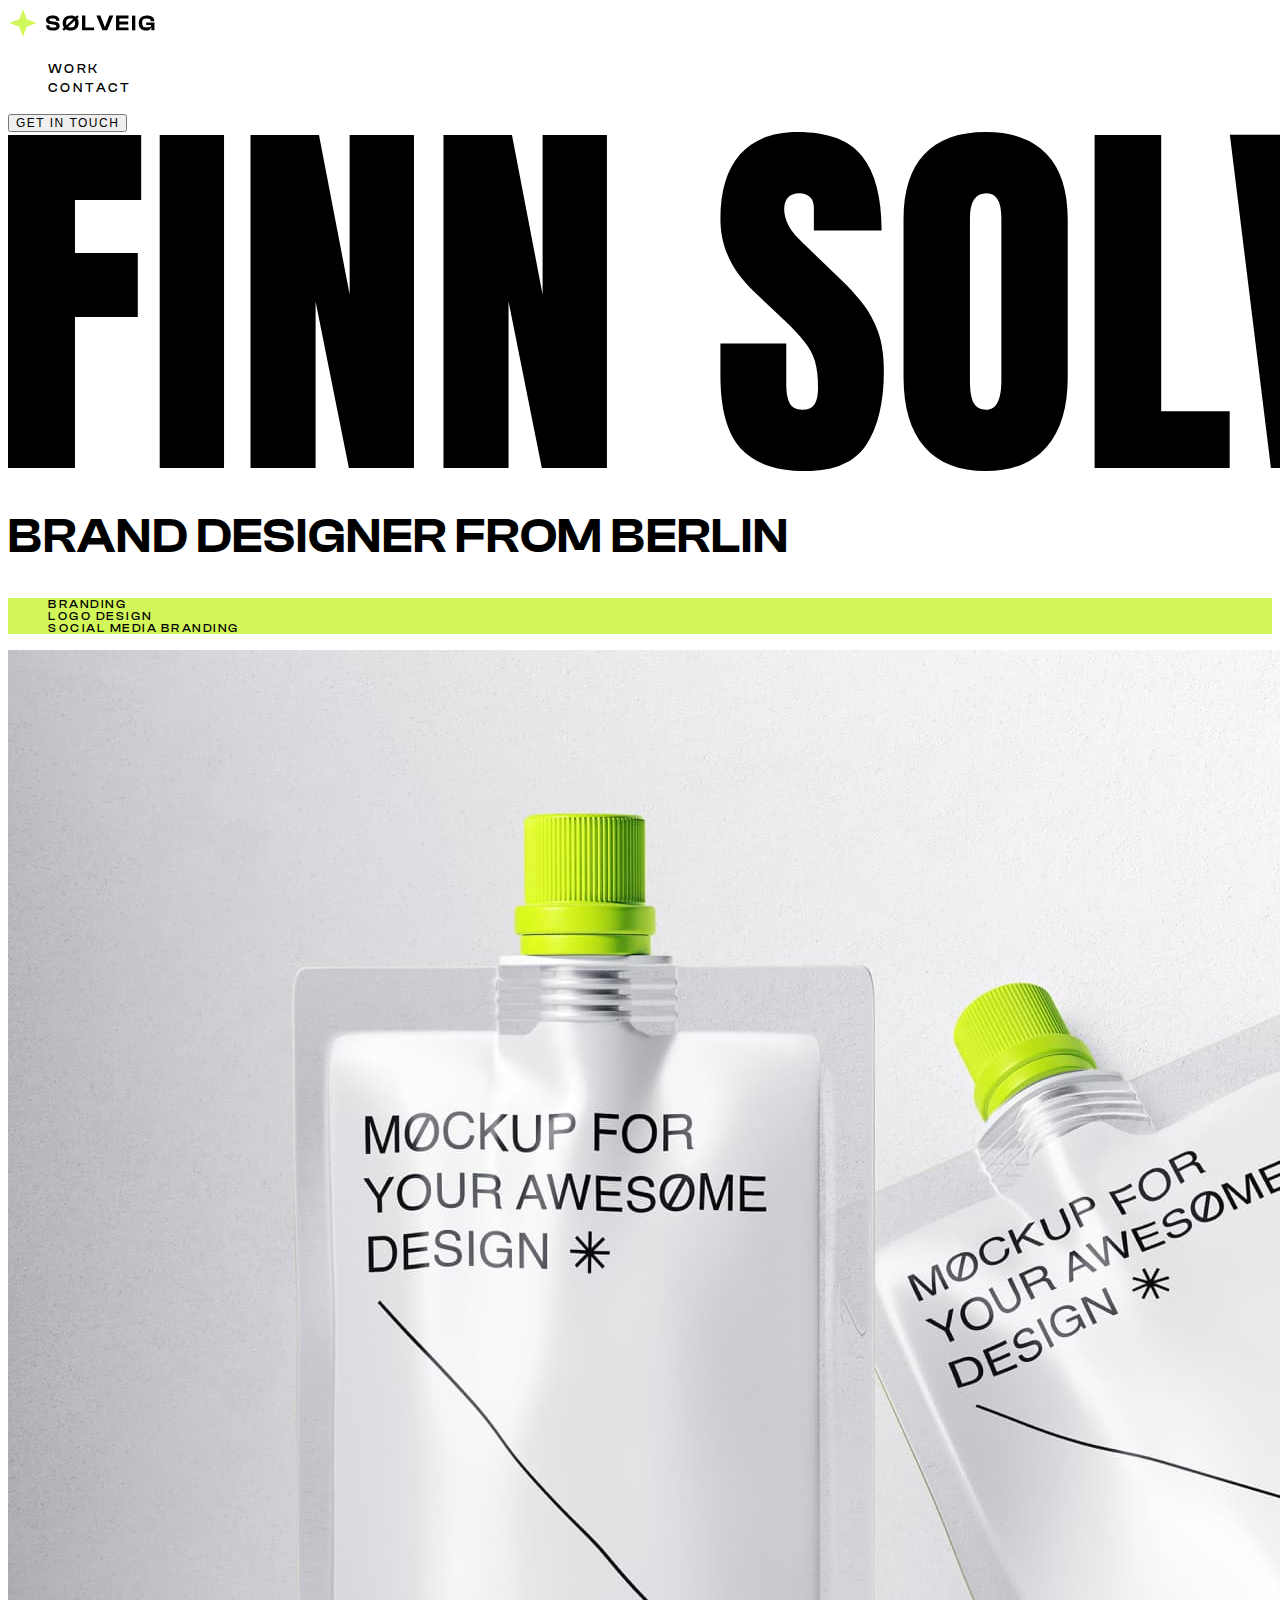
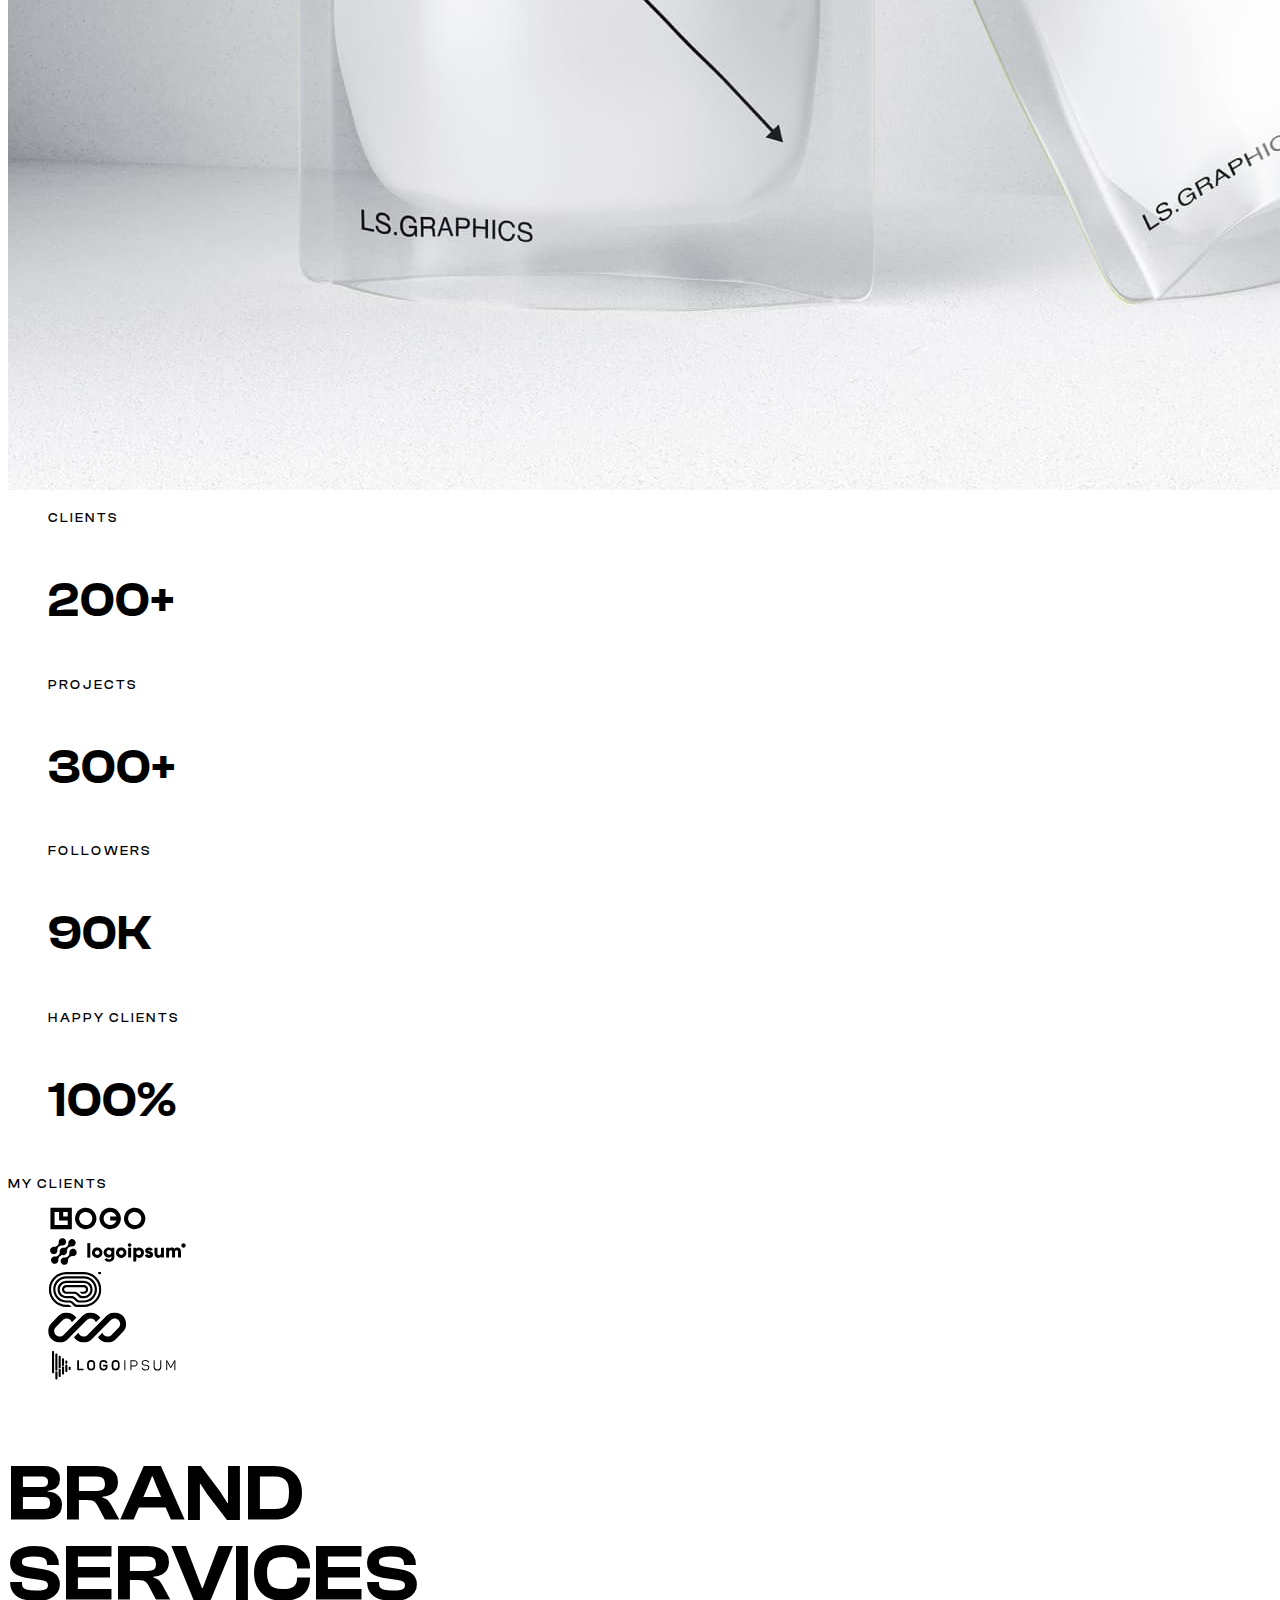
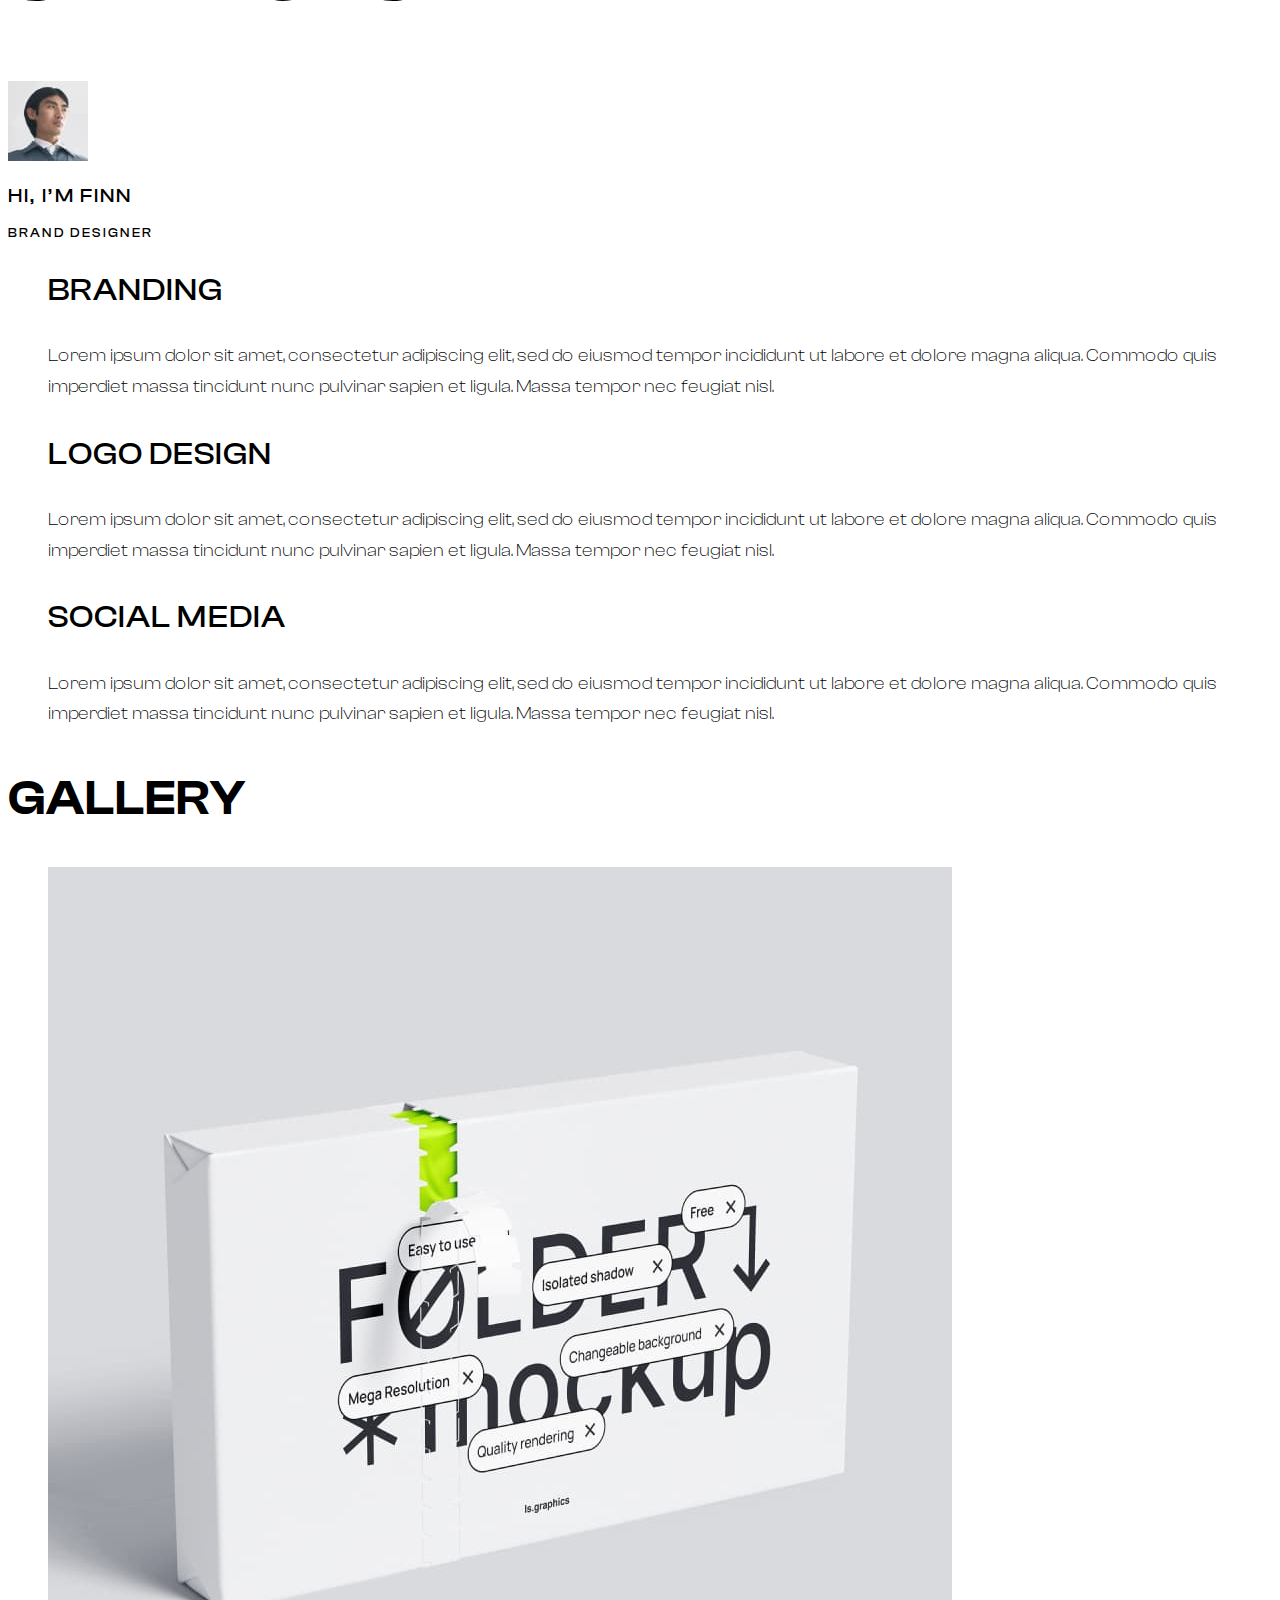
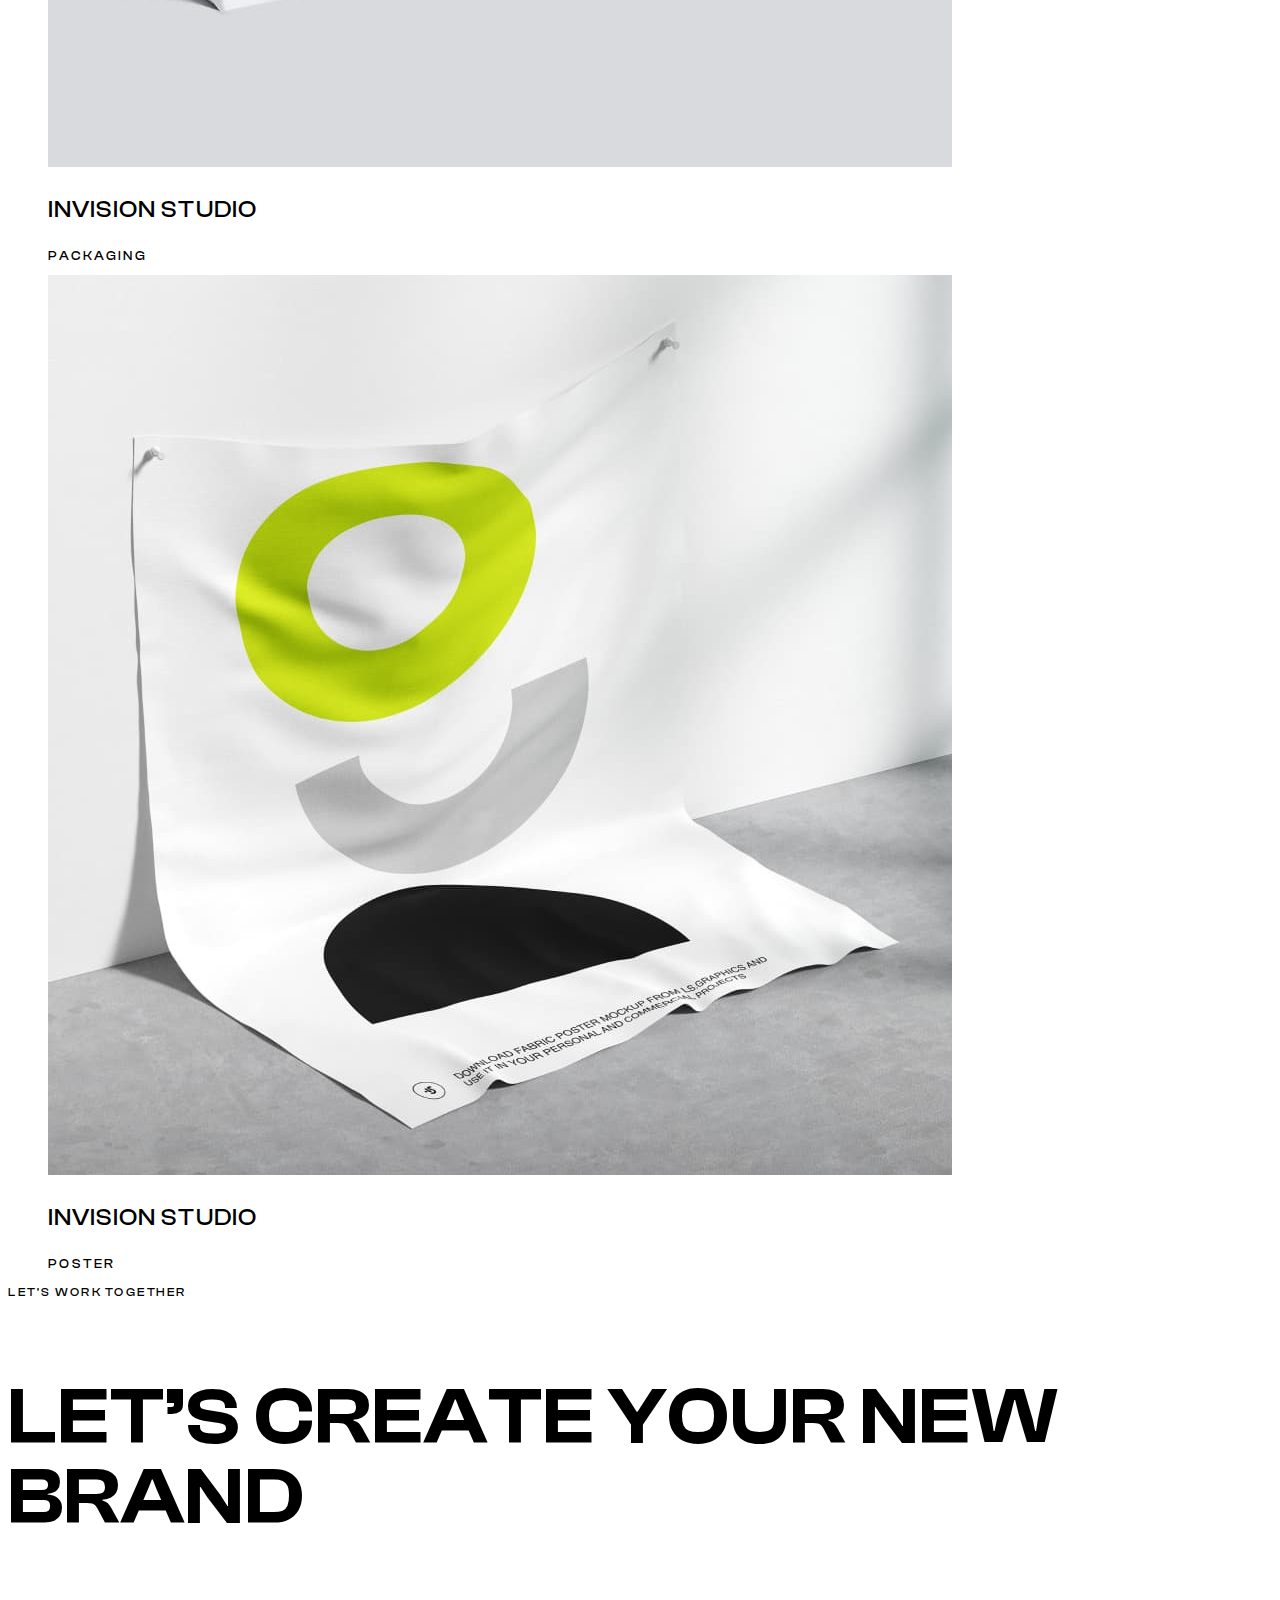
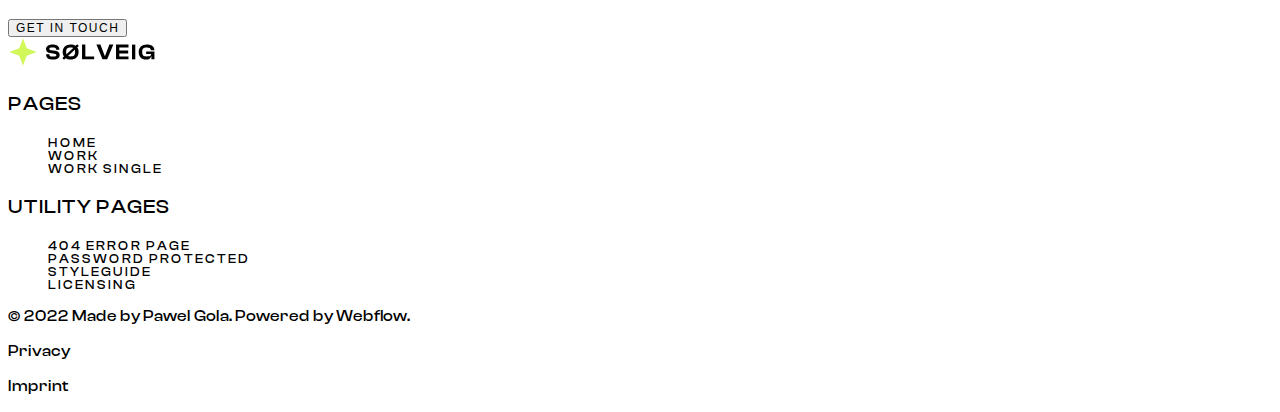
<file: index.html>
<!DOCTYPE html>
<html lang="en">
  <head>
    <meta charset="UTF-8" />
    <meta name="viewport" content="width=device-width, initial-scale=1.0" />
    <title>Solveig - Portfolio Website</title>
    <link rel="stylesheet" href="./css/styles.css" />
  </head>
  <body>
    <header class="page-header">
      <nav>
        <a href="index.html"> <img src="./images/logo.svg" alt="" /></a>
        <ul>
          <li>
            <a href="./work.html" class="text-meta">Work</a>
          </li>
          <li>
            <a href="./contact.html" class="text-meta">Contact</a>
          </li>
        </ul>
      </nav>
      <button type="button" class="text-meta-small">Get in touch</button>
    </header>
    <main>
      <section>
        <img src="./images/intro.svg" alt="" />
        <h1 class="hero-title">Brand Designer from Berlin</h1>
      </section>
      <section>
        <ul class="section-banner">
          <li class="text-meta-small">Branding</li>
          <li class="text-meta-small">Logo Design</li>
          <li class="text-meta-small">Social Media Branding</li>
        </ul>
        <img src="./images/hero.jpg" alt="example of two branded bottles" />
      </section>
      <section>
        <h2 class="visually-hidden">Stats</h2>
        <ul>
          <li>
            <h3 class="text-meta">Clients</h3>
            <p class="hero-title">200+</p>
          </li>
          <li>
            <h3 class="text-meta">Projects</h3>
            <p class="hero-title">300+</p>
          </li>
          <li>
            <h3 class="text-meta">Followers</h3>
            <p class="hero-title">90K</p>
          </li>
          <li>
            <h3 class="text-meta">Happy Clients</h3>
            <p class="hero-title">100%</p>
          </li>
        </ul>
      </section>
      <section>
        <h2 class="text-meta">My clients</h2>
        <ul>
          <li><img src="./images/clients/logo-2.svg" alt="" /></li>
          <li><img src="./images/clients/logo-3.svg" alt="" /></li>
          <li><img src="./images/clients/logo-4.svg" alt="" /></li>
          <li><img src="./images/clients/logo-5.svg" alt="" /></li>
          <li><img src="./images/clients/logo-6.svg" alt="" /></li>
        </ul>
      </section>
      <section>
        <h2 class="title">Brand <br> services</h2>
        <img src="./images/avatar.jpg" alt="designer photo" />
        <p class="subtitle-medium">Hi, I’m Finn</p>
        <p class="text-meta">Brand Designer</p>
        <ul>
          <li>
            <h3 class="subtitle">Branding</h3>
            <p class="text">
              Lorem ipsum dolor sit amet, consectetur adipiscing elit, sed do
              eiusmod tempor incididunt ut labore et dolore magna aliqua.
              Commodo quis imperdiet massa tincidunt nunc pulvinar sapien et
              ligula. Massa tempor nec feugiat nisl.
            </p>
          </li>
          <li>
            <h3 class="subtitle">Logo Design</h3>
            <p class="text">
              Lorem ipsum dolor sit amet, consectetur adipiscing elit, sed do
              eiusmod tempor incididunt ut labore et dolore magna aliqua.
              Commodo quis imperdiet massa tincidunt nunc pulvinar sapien et
              ligula. Massa tempor nec feugiat nisl.
            </p>
          </li>
          <li>
            <h3 class="subtitle">Social media</h3>
            <p class="text">
              Lorem ipsum dolor sit amet, consectetur adipiscing elit, sed do
              eiusmod tempor incididunt ut labore et dolore magna aliqua.
              Commodo quis imperdiet massa tincidunt nunc pulvinar sapien et
              ligula. Massa tempor nec feugiat nisl.
            </p>
          </li>
        </ul>
      </section>
      <section>
        <h2 class="hero-title">Gallery</h2>
        <ul>
          <li>
            <a href="">
              <img src="./images/work1.jpg" alt="branded paper packaging" />
              <h3 class="subtitle-large">Invision Studio</h3>
              <p class="text-meta">Packaging</p></a
            >
          </li>
          <li>
            <a href="">
              <img src="./images/work2.jpg" alt="branded poster" />
              <h3 class="subtitle-large">Invision Studio</h3>
              <p class="text-meta">Poster</p></a
            >
          </li>
        </ul>
      </section>
      <section class="cta-section">
        <h2 class="text-meta-small">Let's work together</h2>
        <h3 class="title">Let’s create your new brand</h3>
        <button type="button" class="text-meta-small">Get in touch</button>
      </section>
    </main>
    <footer>
      <a href=""> <img src="./images/logo.svg" alt="" /></a>
      <h3 class="text-medium">Pages</h3>
      <ul>
        <li class="text-meta"><a href="index.html">Home</a></li>
        <li class="text-meta"><a href="./work.html">Work</a></li>
        <li class="text-meta"><a href="./work-single.html"> Work Single</a></li>
      </ul>
      <h3 class="text-medium">Utility pages</h3>
      <ul>
        <li class="text-meta">404 Error Page</li>
        <li class="text-meta">Password protected</li>
        <li class="text-meta">Styleguide</li>
        <li class="text-meta">Licensing</li>
      </ul>
      <p>&copy; 2022 Made by Pawel Gola. Powered by Webflow.</p>
      <p>Privacy</p>
      <p>Imprint</p>
    </footer>
  </body>
</html>
</file>
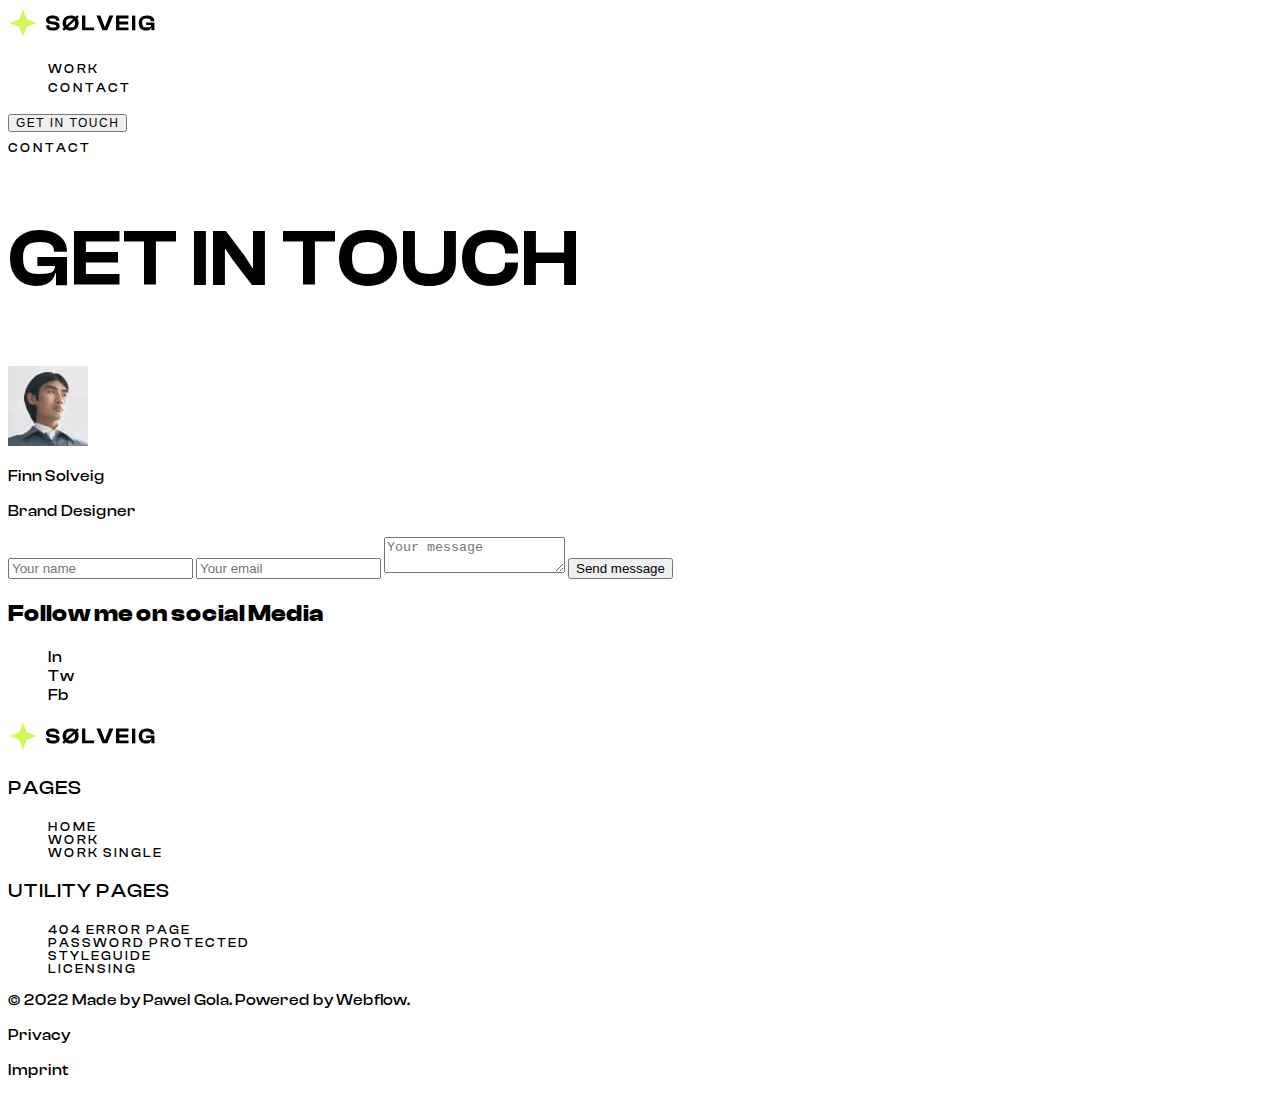
<file: contact.html>
<!DOCTYPE html>
<html lang="en">
  <head>
    <meta charset="UTF-8" />
    <meta name="viewport" content="width=device-width, initial-scale=1.0" />
    <title>Solveig - Portfolio Website</title>
    <link rel="stylesheet" href="./css/styles.css" />
  </head>
  <body>
    <header class="page-header">
      <nav>
        <a href="/"> <img src="./images/logo.svg" alt="" /></a>
        <ul>
          <li>
            <a href="./work.html" class="text-meta">Work</a>
          </li>
          <li>
            <a href="./contact.html" class="text-meta">Contact</a>
          </li>
        </ul>
      </nav>
      <button type="button" class="text-meta-small">Get in touch</button>
    </header>
    <main>
      <section>
        <h1 class="text-meta">Contact</h1>
        <h2 class="title">Get in touch</h2>
        <img src="./images/avatar.jpg" alt="designer photo" />
        <p>Finn Solveig</p>
        <p>Brand Designer</p>
        <form action="">
          <input type="text" placeholder="Your name" />
          <input type="text" placeholder="Your email" />
          <textarea name="" id="" placeholder="Your message"></textarea>
          <button type="button">Send message</button>
        </form>
      </section>
      <section>
        <h2>Follow me on social Media</h2>
        <ul class="socials-list">
          <li><a href="">In</a></li>
          <li><a href="">Tw</a></li>
          <li><a href="">Fb</a></li>
        </ul>
      </section>
    </main>
    <footer>
      <a href=""> <img src="./images/logo.svg" alt="" /></a>
      <h3 class="text-medium">Pages</h3>
      <ul>
        <li class="text-meta">Home</li>
        <li class="text-meta">Work</li>
        <li class="text-meta">Work Single</li>
      </ul>
      <h3 class="text-medium">Utility pages</h3>
      <ul>
        <li class="text-meta">404 Error Page</li>
        <li class="text-meta">Password protected</li>
        <li class="text-meta">Styleguide</li>
        <li class="text-meta">Licensing</li>
      </ul>
      <p>&copy; 2022 Made by Pawel Gola. Powered by Webflow.</p>
      <p>Privacy</p>
      <p>Imprint</p>
    </footer>
  </body>
</html>
</file>
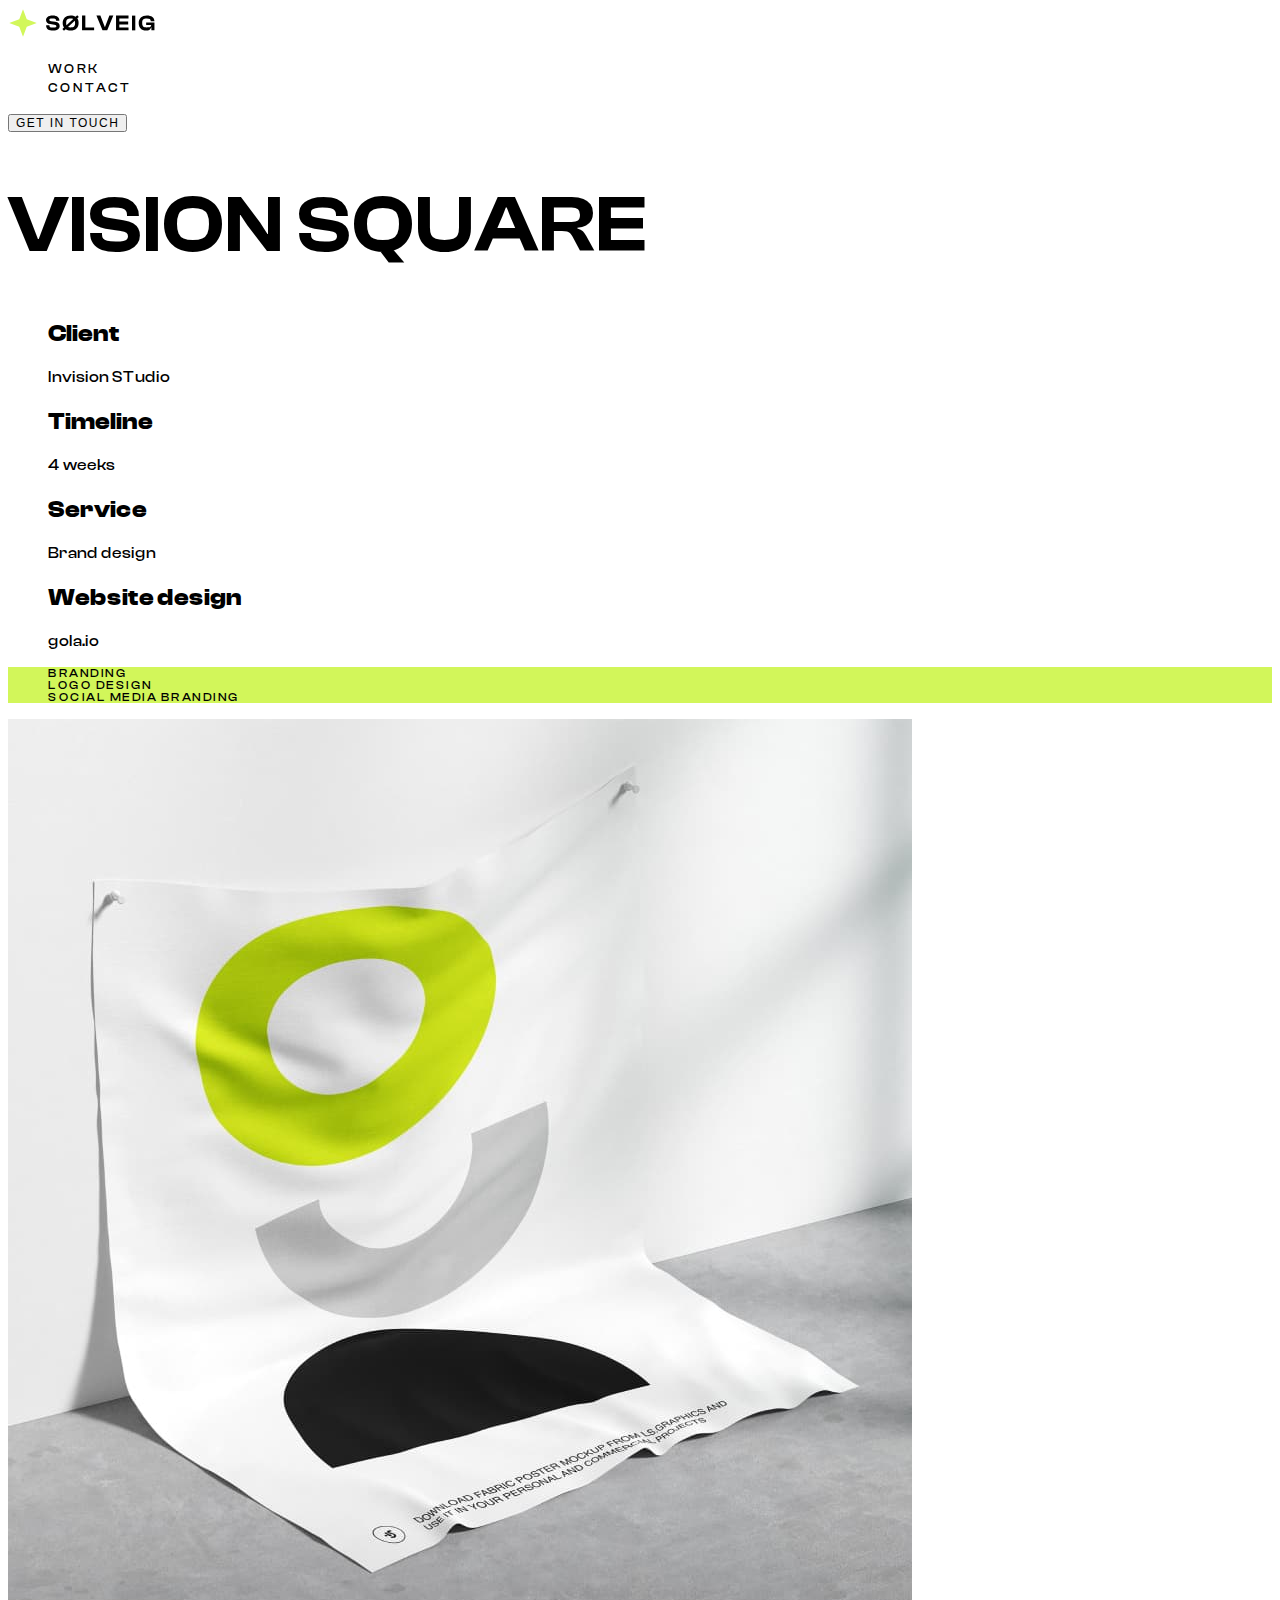
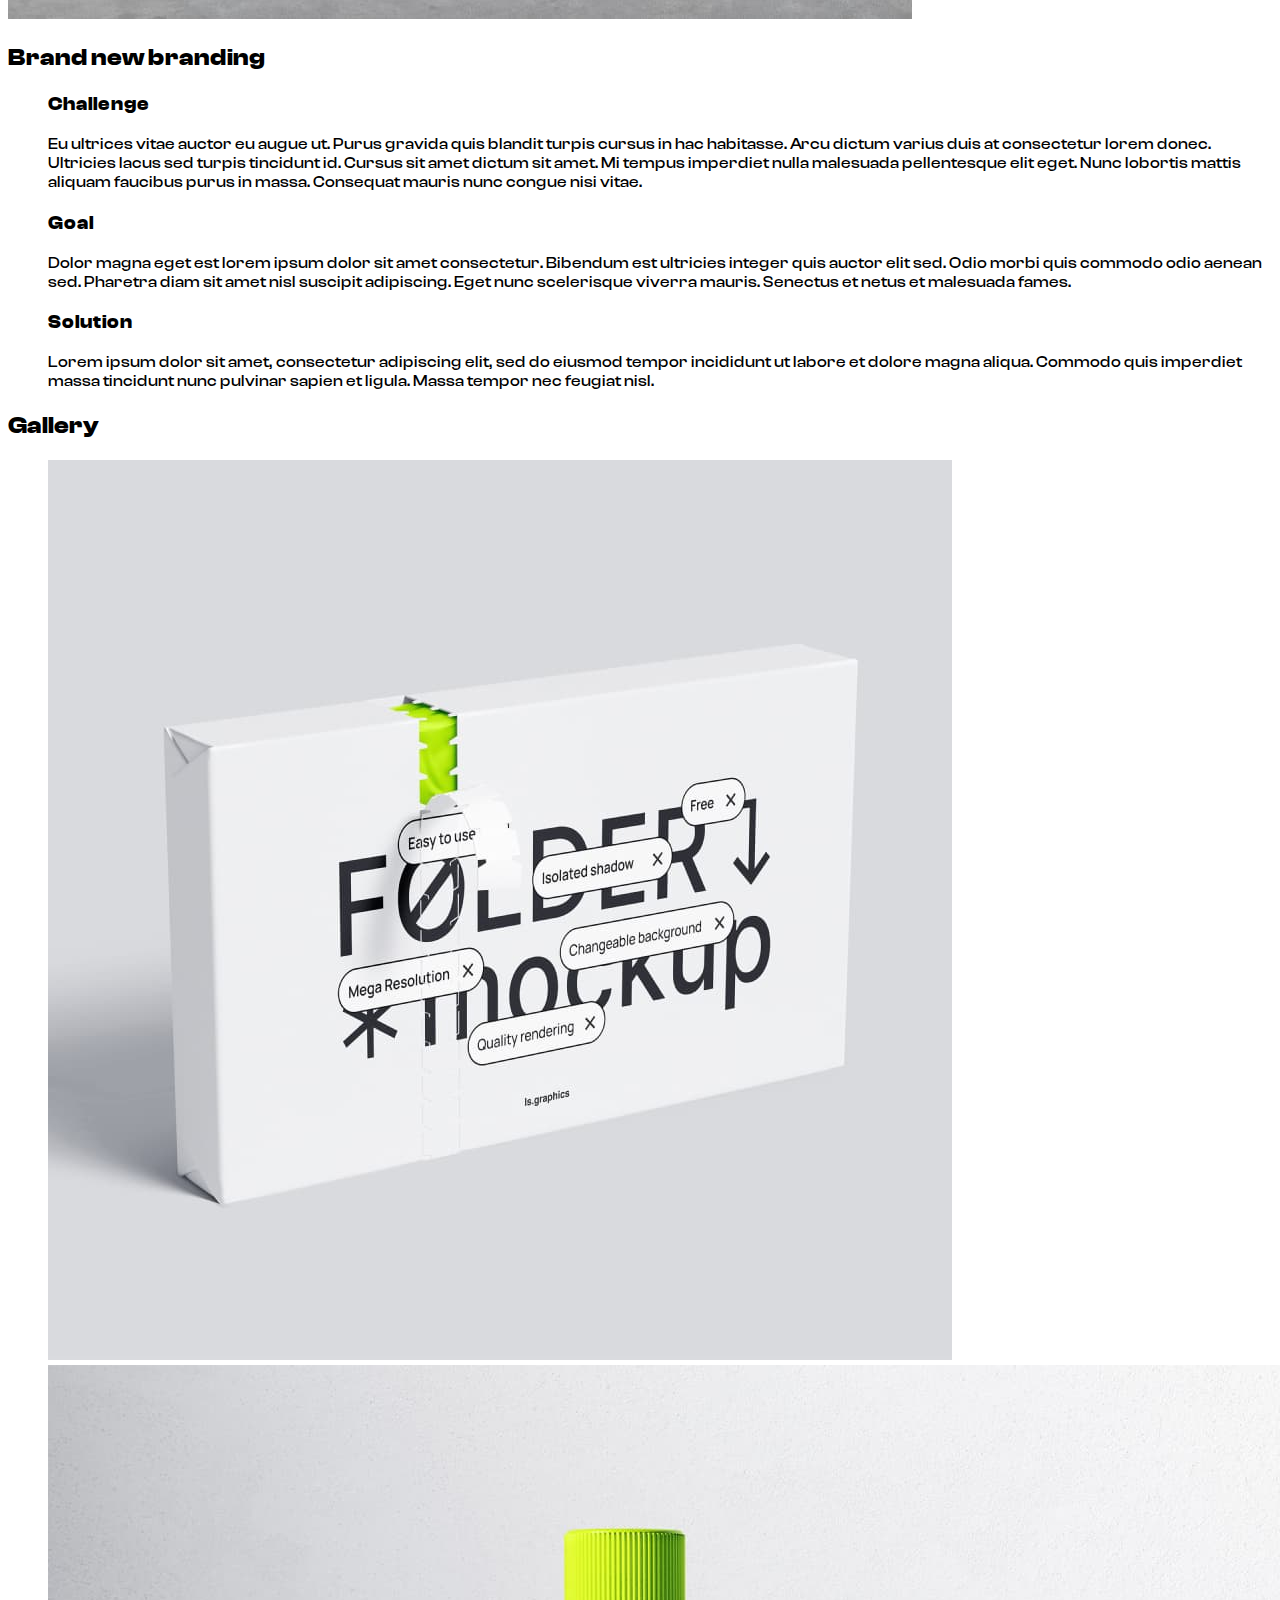
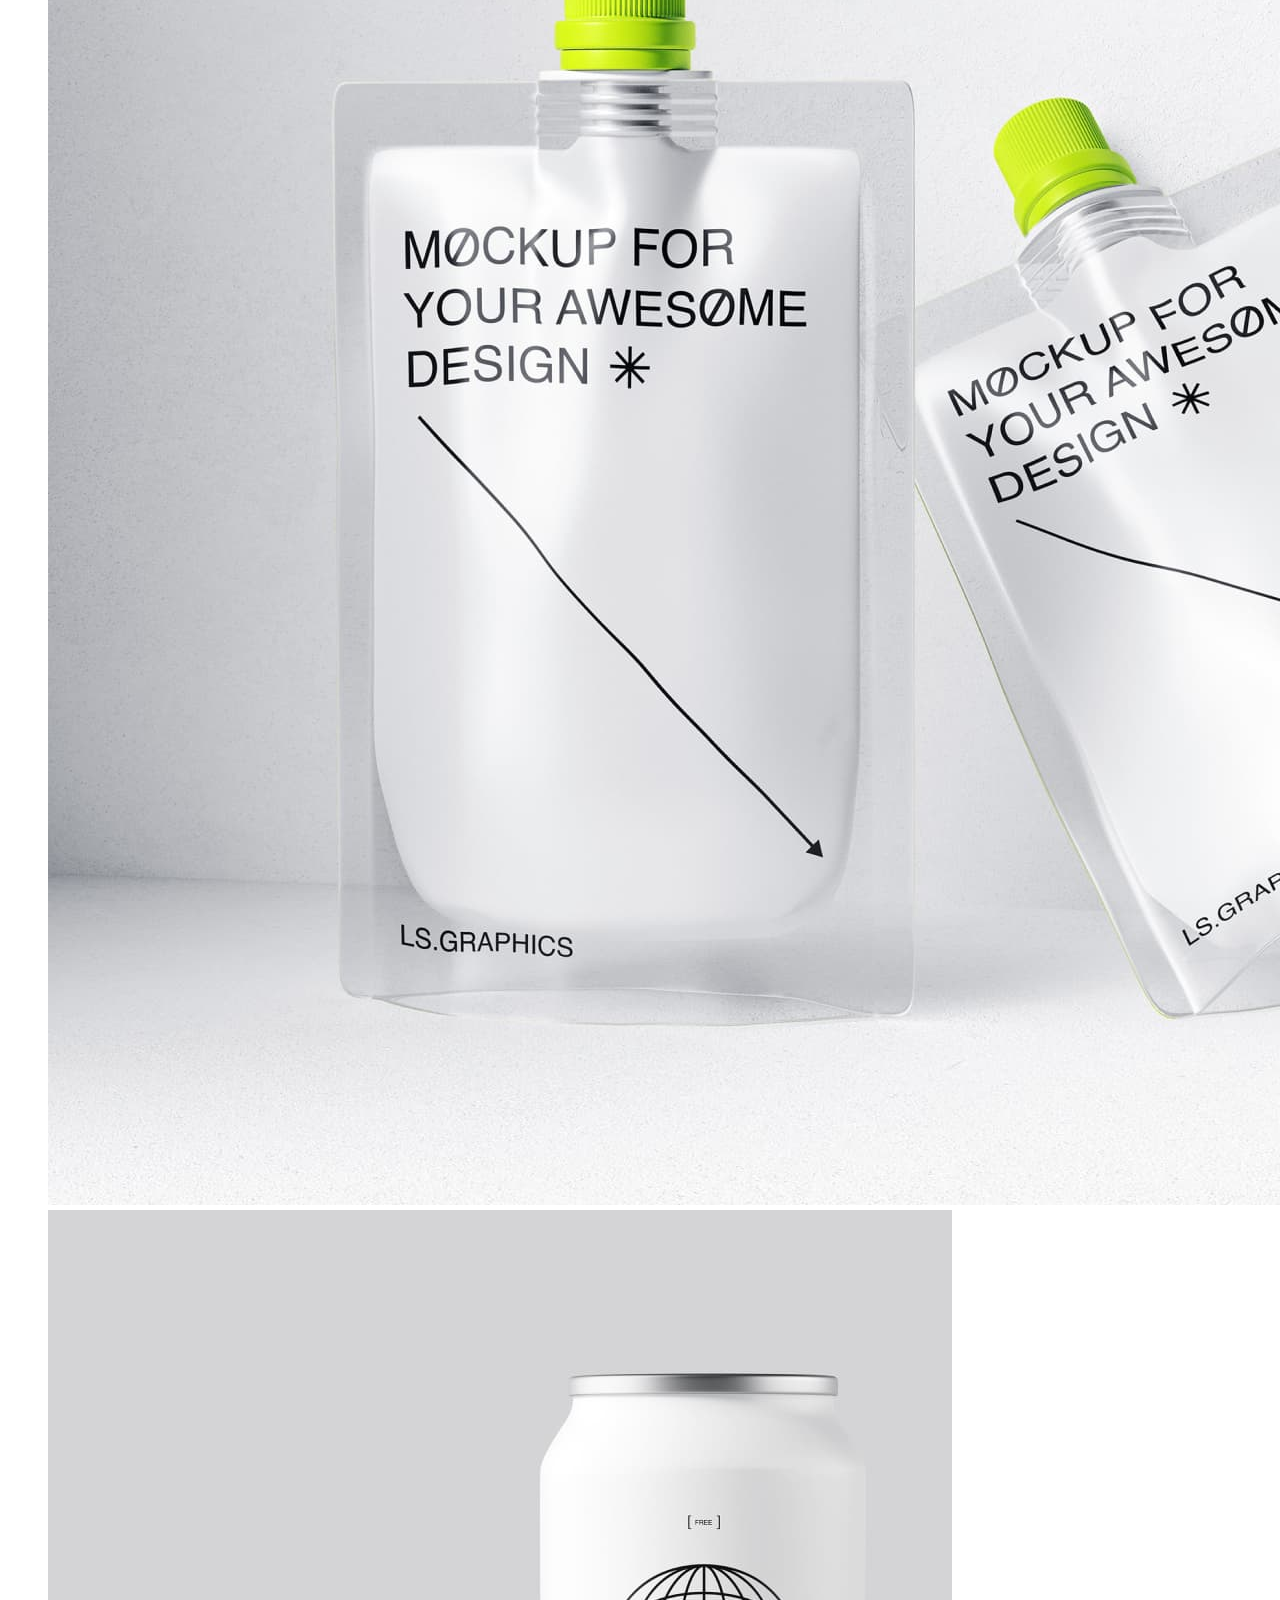
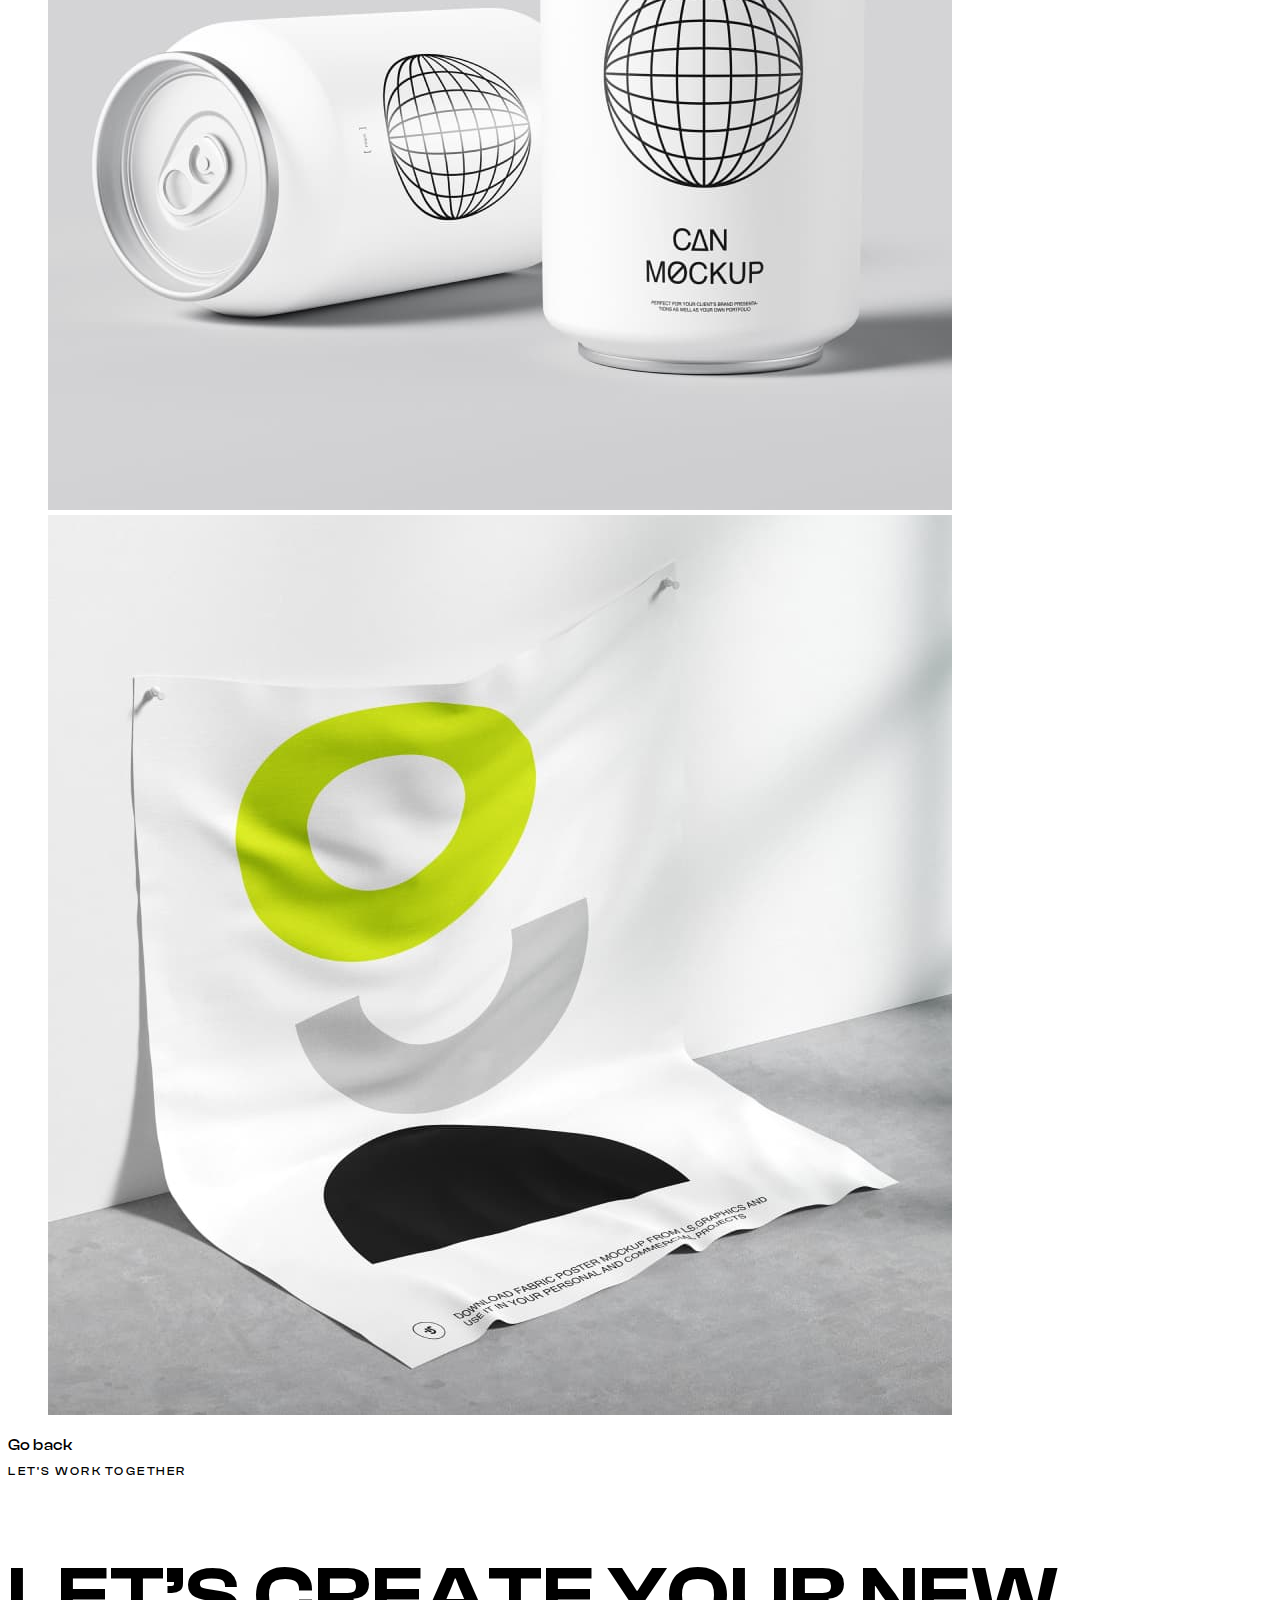
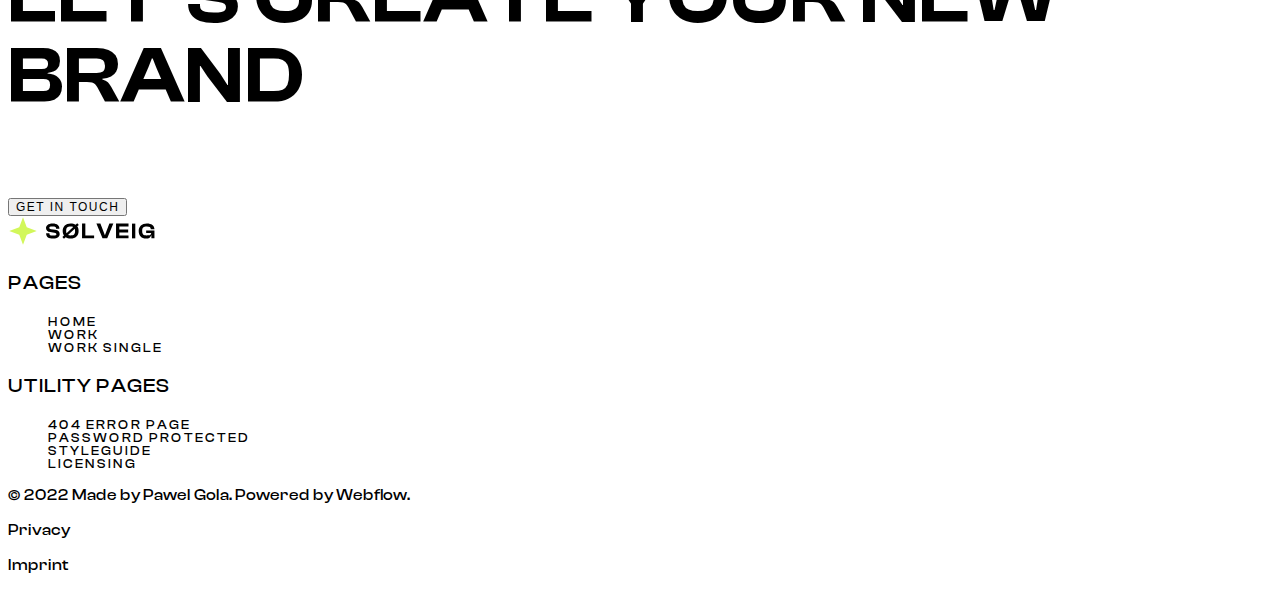
<file: work-single.html>
<!DOCTYPE html>
<html lang="en">
  <head>
    <meta charset="UTF-8" />
    <meta name="viewport" content="width=device-width, initial-scale=1.0" />
    <title>Solveig - Portfolio Website</title>
    <link rel="stylesheet" href="./css/styles.css" />
  </head>
  <body>
    <header class="page-header">
      <nav>
        <a href="/"> <img src="./images/logo.svg" alt="" /></a>
        <ul>
          <li>
            <a href="./work.html" class="text-meta">Work</a>
          </li>
          <li>
            <a href="./contact.html" class="text-meta">Contact</a>
          </li>
        </ul>
      </nav>
      <button type="button" class="text-meta-small">Get in touch</button>
    </header>
    <main>
      <section class="work-intro">
        <h1 class="title">Vision Square</h1>
        <ul class="list">
          <li>
            <h2>Client</h2>
            <p>Invision STudio</p>
          </li>
          <li>
            <h2>Timeline</h2>
            <p>4 weeks</p>
          </li>
          <li>
            <h2>Service</h2>
            <p>Brand design</p>
          </li>
          <li>
            <h2>Website design</h2>
            <p>gola.io</p>
          </li>
        </ul>
      </section>
      <section>
        <ul class="section-banner">
          <li class="text-meta-small">Branding</li>
          <li class="text-meta-small">Logo Design</li>
          <li class="text-meta-small">Social Media Branding</li>
        </ul>
        <img src="./images/work2.jpg" alt="branded banner" />
      </section>
      <section class="values">
        <h2>Brand new branding</h2>
        <ul>
          <li>
            <h3>Challenge</h3>
            <p>
              Eu ultrices vitae auctor eu augue ut. Purus gravida quis blandit
              turpis cursus in hac habitasse. Arcu dictum varius duis at
              consectetur lorem donec. Ultricies lacus sed turpis tincidunt id.
              Cursus sit amet dictum sit amet. Mi tempus imperdiet nulla
              malesuada pellentesque elit eget. Nunc lobortis mattis aliquam
              faucibus purus in massa. Consequat mauris nunc congue nisi vitae.
            </p>
          </li>
          <li>
            <h3>Goal</h3>
            <p>
              Dolor magna eget est lorem ipsum dolor sit amet consectetur.
              Bibendum est ultricies integer quis auctor elit sed. Odio morbi
              quis commodo odio aenean sed. Pharetra diam sit amet nisl suscipit
              adipiscing. Eget nunc scelerisque viverra mauris. Senectus et
              netus et malesuada fames.
            </p>
          </li>
          <li>
            <h3>Solution</h3>
            <p>
              Lorem ipsum dolor sit amet, consectetur adipiscing elit, sed do
              eiusmod tempor incididunt ut labore et dolore magna aliqua.
              Commodo quis imperdiet massa tincidunt nunc pulvinar sapien et
              ligula. Massa tempor nec feugiat nisl.
            </p>
          </li>
        </ul>
      </section>
      <section class="work-gallery">
        <h2>Gallery</h2>
        <ul>
          <li>
            <img src="./images/work1.jpg" alt="" />
          </li>
          <li>
            <img src="./images/hero.jpg" alt="" />
          </li>
          <li>
            <img src="./images/work3.jpg" alt="" />
          </li>
          <li><img src="./images/work2.jpg" alt="" /></li>
        </ul>
      </section>
      <section class="pagination">
        <a href="./index.html">Go back</a>
      </section>
      <section class="cta-section">
        <h2 class="text-meta-small">Let's work together</h2>
        <h3 class="title">Let’s create your new brand</h3>
        <button type="button" class="text-meta-small">Get in touch</button>
      </section>
    </main>
    <footer>
      <a href=""> <img src="./images/logo.svg" alt="" /></a>
      <h3 class="text-medium">Pages</h3>
      <ul>
        <li class="text-meta">Home</li>
        <li class="text-meta">Work</li>
        <li class="text-meta">Work Single</li>
      </ul>
      <h3 class="text-medium">Utility pages</h3>
      <ul>
        <li class="text-meta">404 Error Page</li>
        <li class="text-meta">Password protected</li>
        <li class="text-meta">Styleguide</li>
        <li class="text-meta">Licensing</li>
      </ul>
      <p>&copy; 2022 Made by Pawel Gola. Powered by Webflow.</p>
      <p>Privacy</p>
      <p>Imprint</p>
    </footer>
  </body>
</html>
</file>
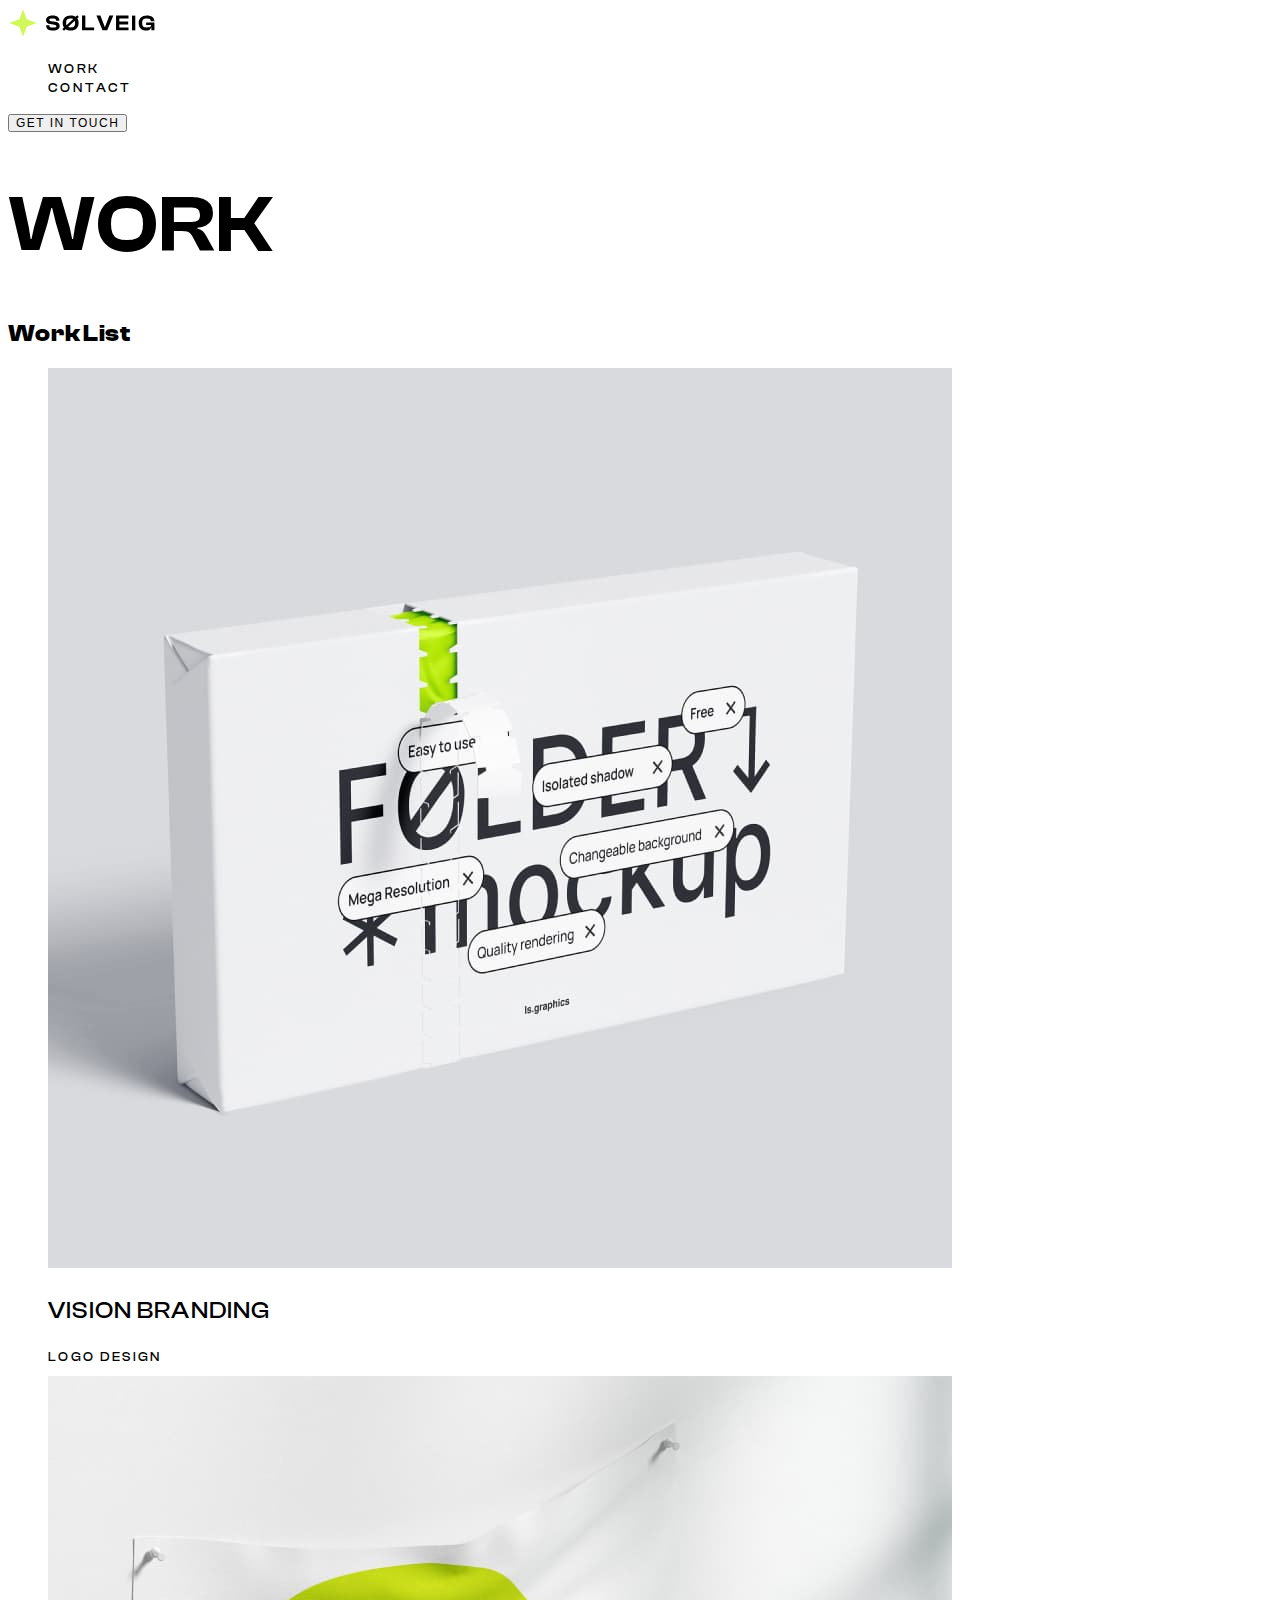
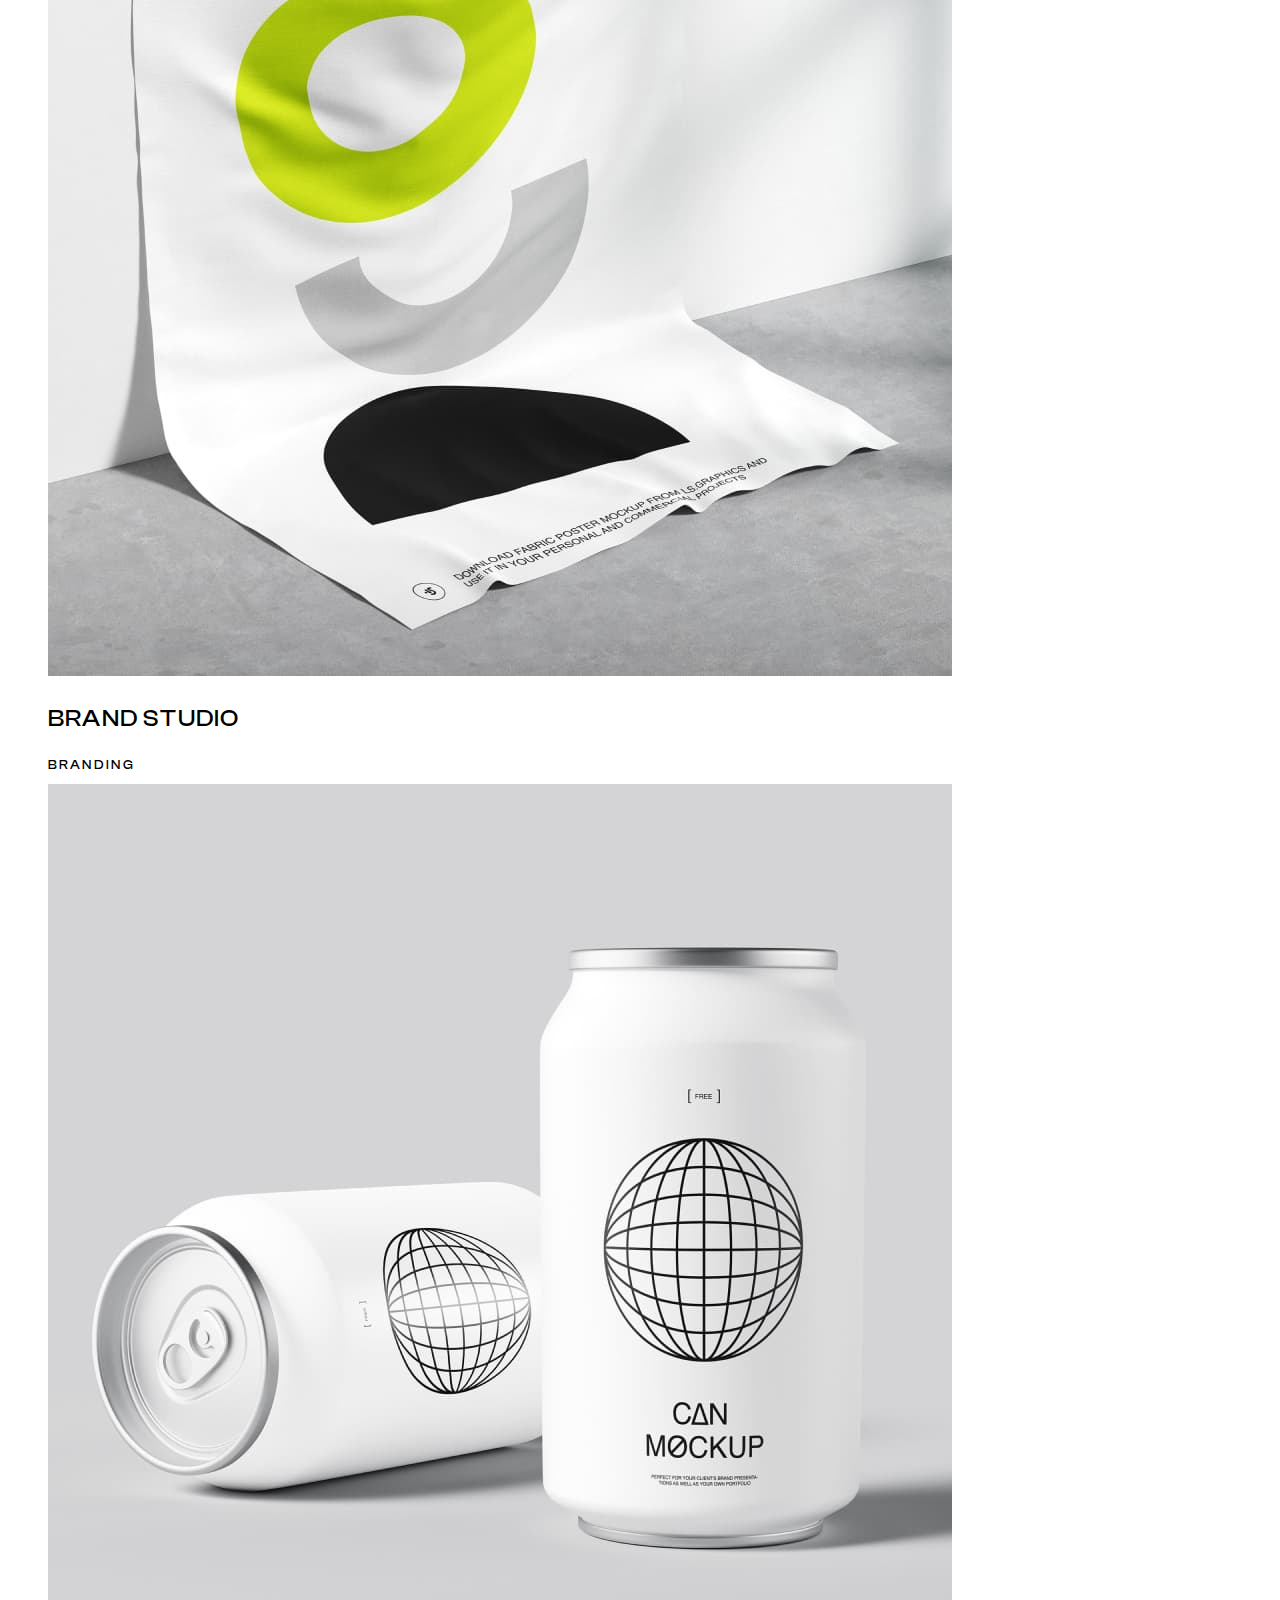
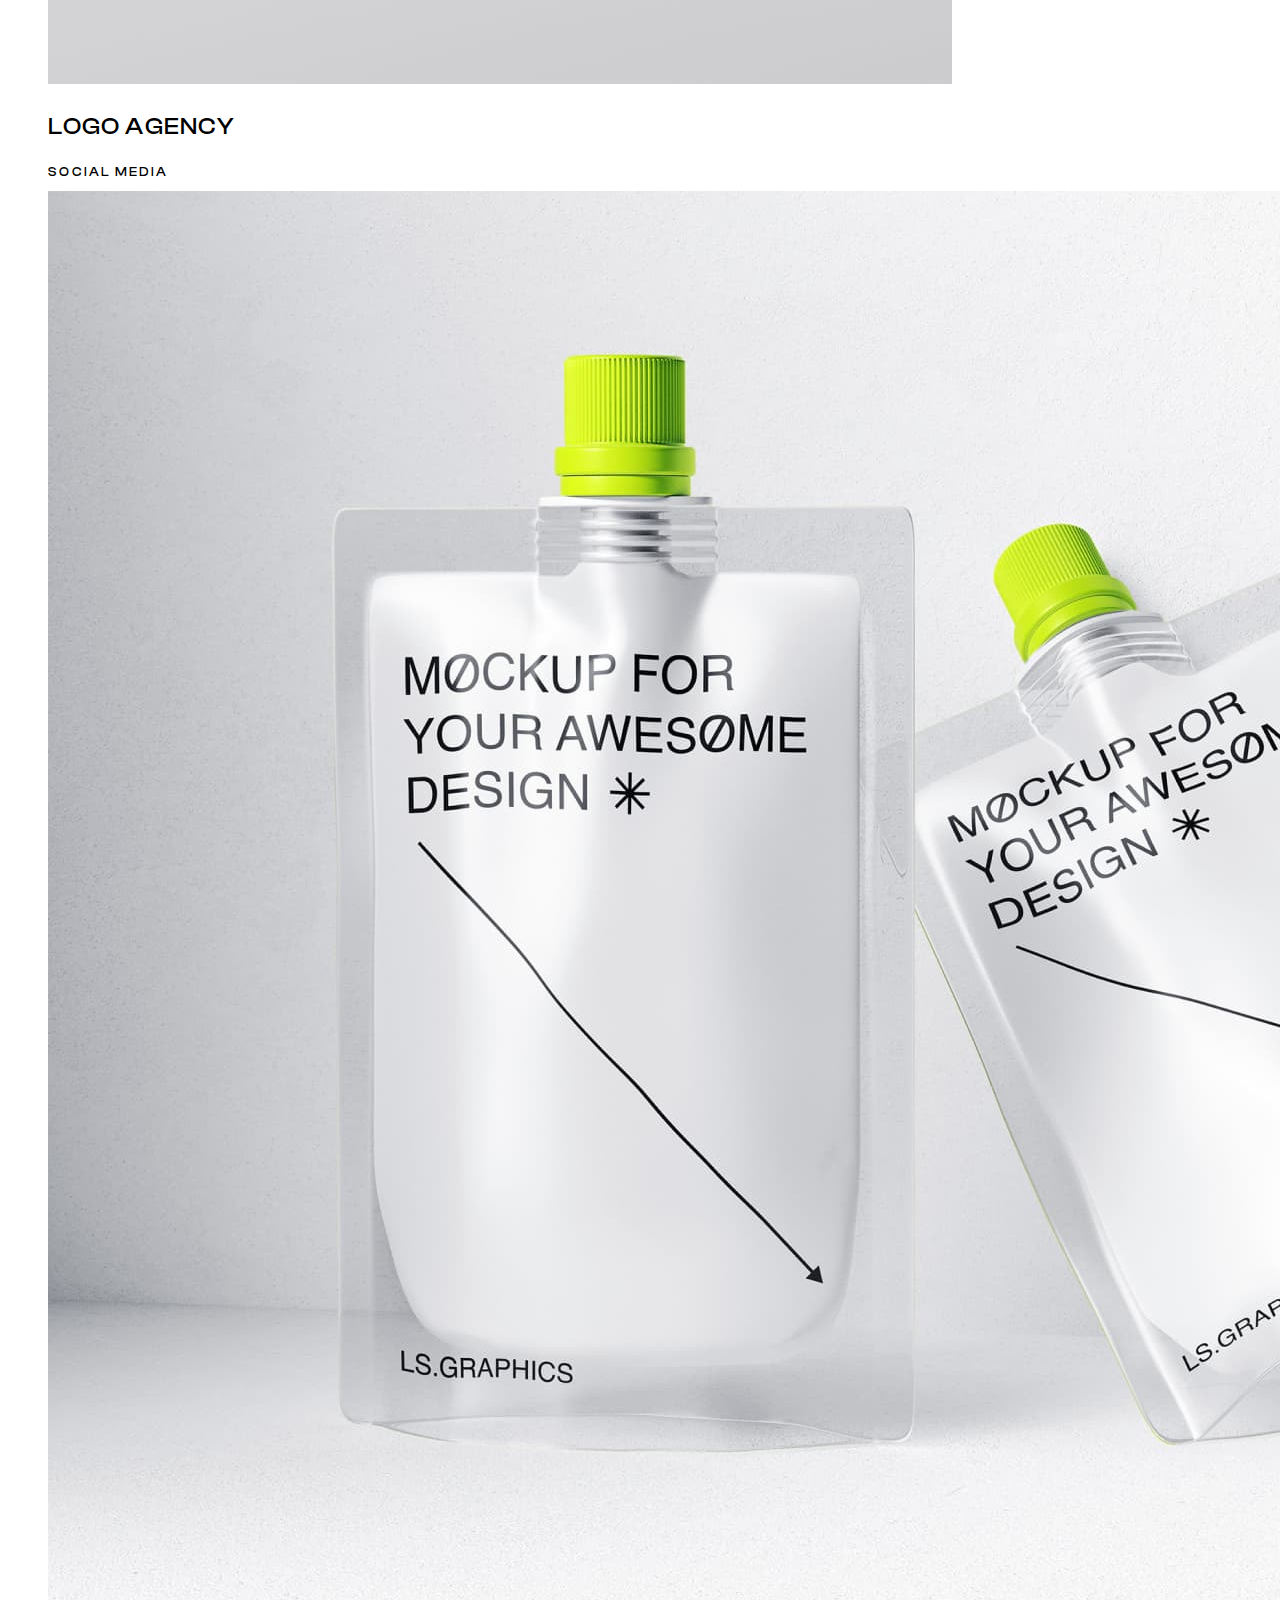
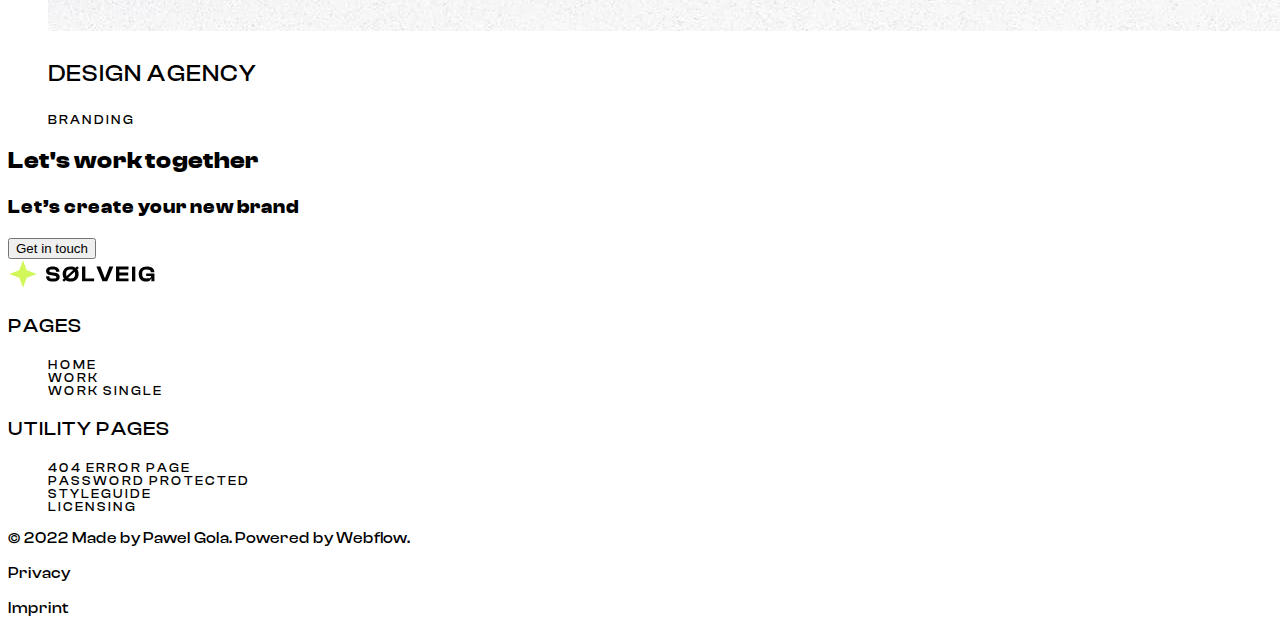
<file: work.html>
<!DOCTYPE html>
<html lang="en">
  <head>
    <meta charset="UTF-8" />
    <meta name="viewport" content="width=device-width, initial-scale=1.0" />
    <title>Solveig - Portfolio Website</title>
    <link rel="stylesheet" href="./css/styles.css" />
  </head>
  <body>
    <header class="page-header">
      <nav>
        <a href="/"> <img src="./images/logo.svg" alt="" /></a>
        <ul>
          <li>
            <a href="./work.html" class="text-meta">Work</a>
          </li>
          <li>
            <a href="./contact.html" class="text-meta">Contact</a>
          </li>
        </ul>
      </nav>
      <button type="button" class="text-meta-small">Get in touch</button>
    </header>
    <main>
      <section>
        <h1 class="title">Work</h1>
      </section>
      <section>
        <h2>Work List</h2>
        <ul>
          <li>
            <a href="">
              <img src="./images/work1.jpg" alt="branded paper packaging" />
              <h3 class="subtitle-large">Vision Branding</h3>
              <p class="text-meta">Logo Design</p></a
            >
          </li>
          <li>
            <a href="">
              <img src="./images/work2.jpg" alt="branded poster" />
              <h3 class="subtitle-large">Brand Studio</h3>
              <p class="text-meta">Branding</p></a
            >
          </li>
          <li>
            <a href="">
              <img src="./images/work3.jpg" alt="two branded cans" />
              <h3 class="subtitle-large">Logo Agency</h3>
              <p class="text-meta">Social Media</p></a
            >
          </li>
          <li>
            <a href="">
              <img
                src="./images/hero.jpg"
                alt="example of two branded bottles"
              />
              <h3 class="subtitle-large">Design Agency</h3>
              <p class="text-meta">Branding</p></a
            >
          </li>
        </ul>
      </section>
      <section>
        <h2>Let's work together</h2>
        <h3>Let’s create your new brand</h3>
        <button type="button">Get in touch</button>
      </section>
    </main>
    <footer>
      <a href=""> <img src="./images/logo.svg" alt="" /></a>
      <h3 class="text-medium">Pages</h3>
      <ul>
        <li class="text-meta">Home</li>
        <li class="text-meta">Work</li>
        <li class="text-meta">Work Single</li>
      </ul>
      <h3 class="text-medium">Utility pages</h3>
      <ul>
        <li class="text-meta">404 Error Page</li>
        <li class="text-meta">Password protected</li>
        <li class="text-meta">Styleguide</li>
        <li class="text-meta">Licensing</li>
      </ul>
      <p>&copy; 2022 Made by Pawel Gola. Powered by Webflow.</p>
      <p>Privacy</p>
      <p>Imprint</p>
    </footer>
  </body>
</html>
</file>
<file: css/styles.css>
:root {
  --accent-color: #d2f65a;
  --background-muted: #f8f8f8;
  --text-default: #000000;
  --text-muted: 
  --background-white: #ffffff;
}

@font-face {
  font-family: "Clash Display";
  src: url("/fonts/ClashDisplay-Variable.ttf") format("truetype");
  font-weight: 300;
}

@font-face {
  font-family: "Clash Display";
  src: url("/fonts/ClashDisplay-Variable.ttf") format("truetype");
  font-weight: 500;
}

@font-face {
  font-family: "Clash Display";
  src: url("/fonts/ClashDisplay-Variable.ttf") format("truetype");
  font-weight: 600;
}

@font-face {
  font-family: "Clash Display";
  src: url("/fonts/ClashDisplay-Variable.ttf") format("truetype");
  font-weight: 700;
}

body {
  font-family: "Clash Display", sans-serif;
  background-color: var(--background-white);
  color: var(--text-default);
}

ul,
ol {
  list-style: none;
}

a {
  color: inherit;
  text-decoration: none;
}

.visually-hidden {
  position: absolute;
  width: 1px;
  height: 1px;
  margin: -1px;
  border: 0;
  padding: 0;
  white-space: nowrap;
  clip-path: inset(100%);
  clip: rect(0 0 0 0);
  overflow: hidden;
}

.text-meta {
  font-size: 13px;
  font-weight: 500;
  line-height: 100%;
  letter-spacing: 2px;
  text-transform: uppercase;
}

.text-meta-small {
  font-size: 12px;
  font-weight: 500;
  line-height: 1.0;
  letter-spacing: 1.5px;
  text-transform: uppercase;
}

.title {
  font-size: 80px;
  font-weight: 600;
  line-height: 1.0;
  letter-spacing: 1px;
  text-transform: uppercase;
}

.subtitle {
  font-size: 32px;
  font-weight: 500;
  line-height: 1.2;
  letter-spacing: 1px;
  text-transform: uppercase;
}

.subtitle-large {
  font-size: 24px;
  font-weight: 500;
  line-height: 1.2;
  letter-spacing: 1px;
  text-transform: uppercase;
}

.subtitle-medium {
  font-size: 20px;
  font-weight: 500;
  line-height: 1.0;
  letter-spacing: 2px;
  text-transform: uppercase;
}

.text-medium {
  font-size: 20px;
  font-weight: 500;
  line-height: 1.2;
  letter-spacing: 1px;
  text-transform: uppercase;
}

.text {
  font-size: 18px;
  font-weight: 300;
  line-height: 1.7;
  letter-spacing: 0%;
}

.section-banner{
  background-color: var(--accent-color);
}

/* HERO */

.hero-title {
  font-size: 48px;
  font-weight: 600;
  line-height: 1.2;
  letter-spacing: 1px;
  text-transform: uppercase;
}
</file>
